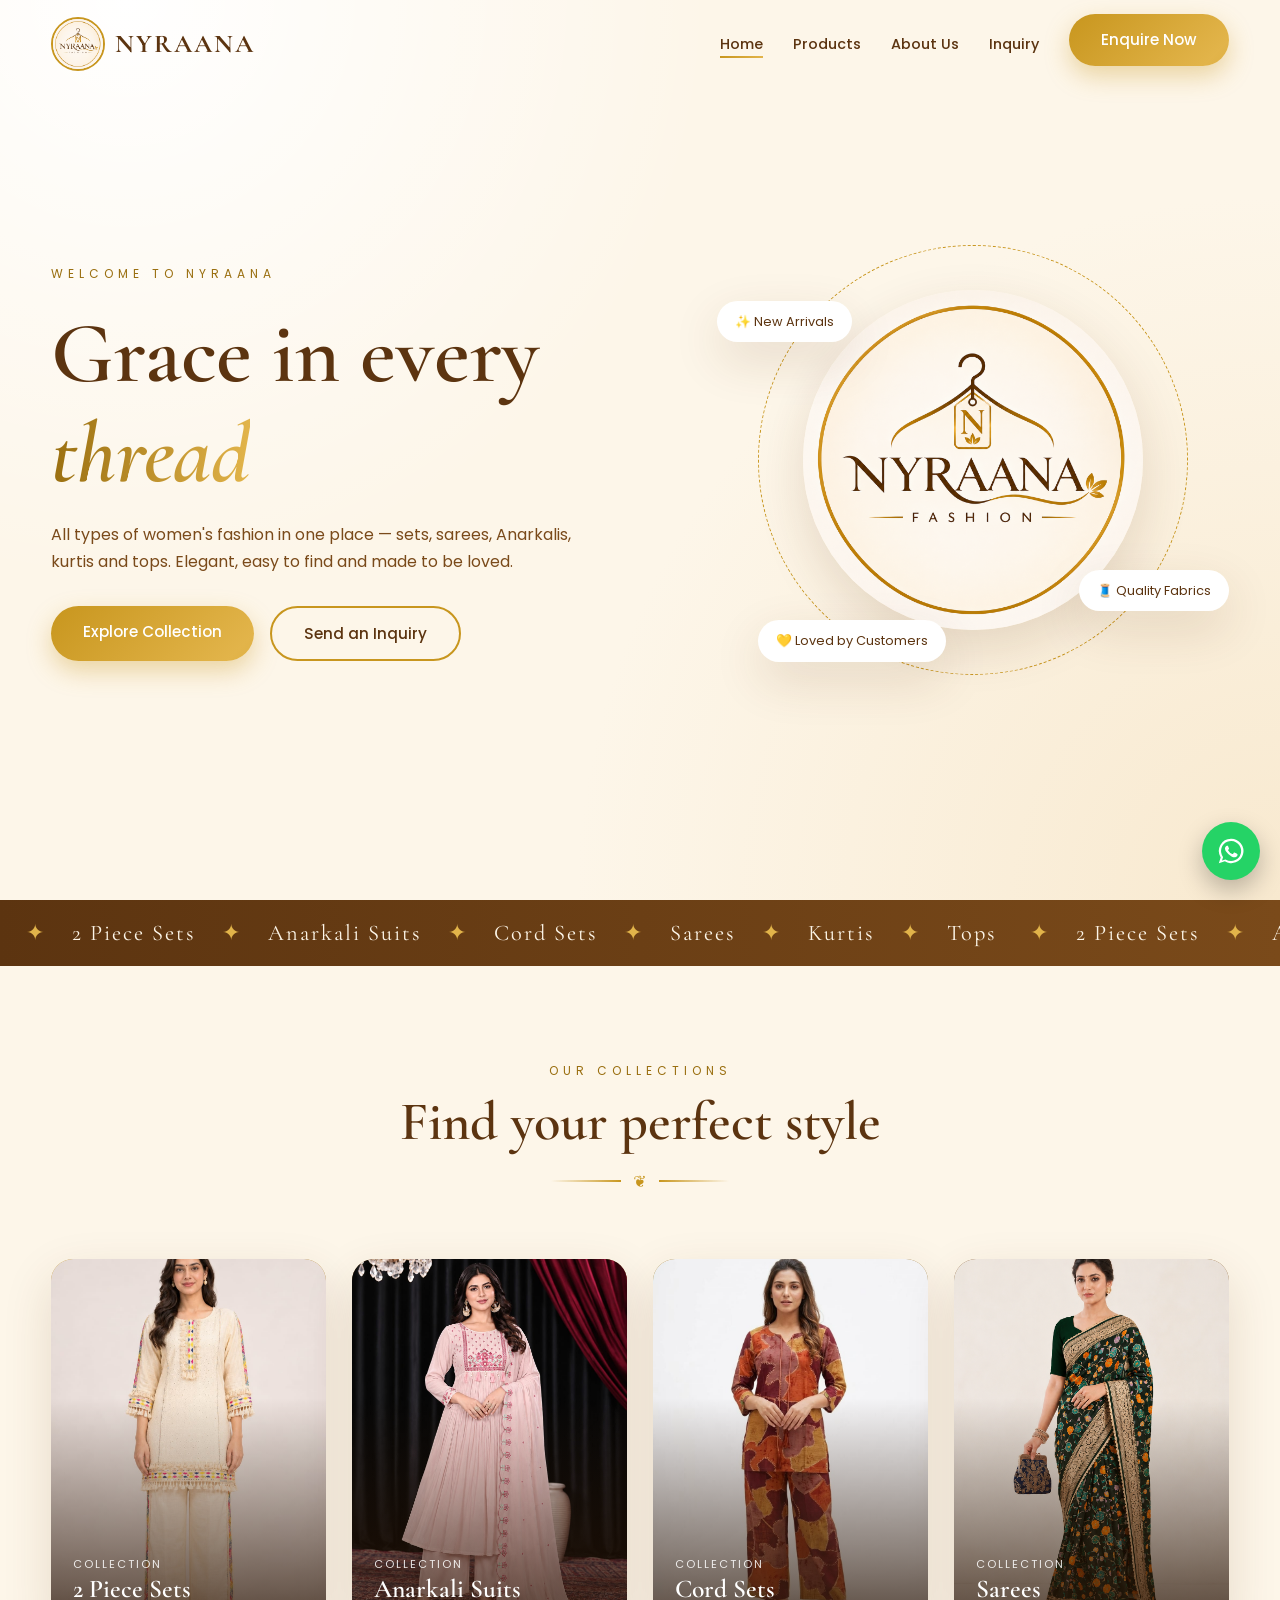
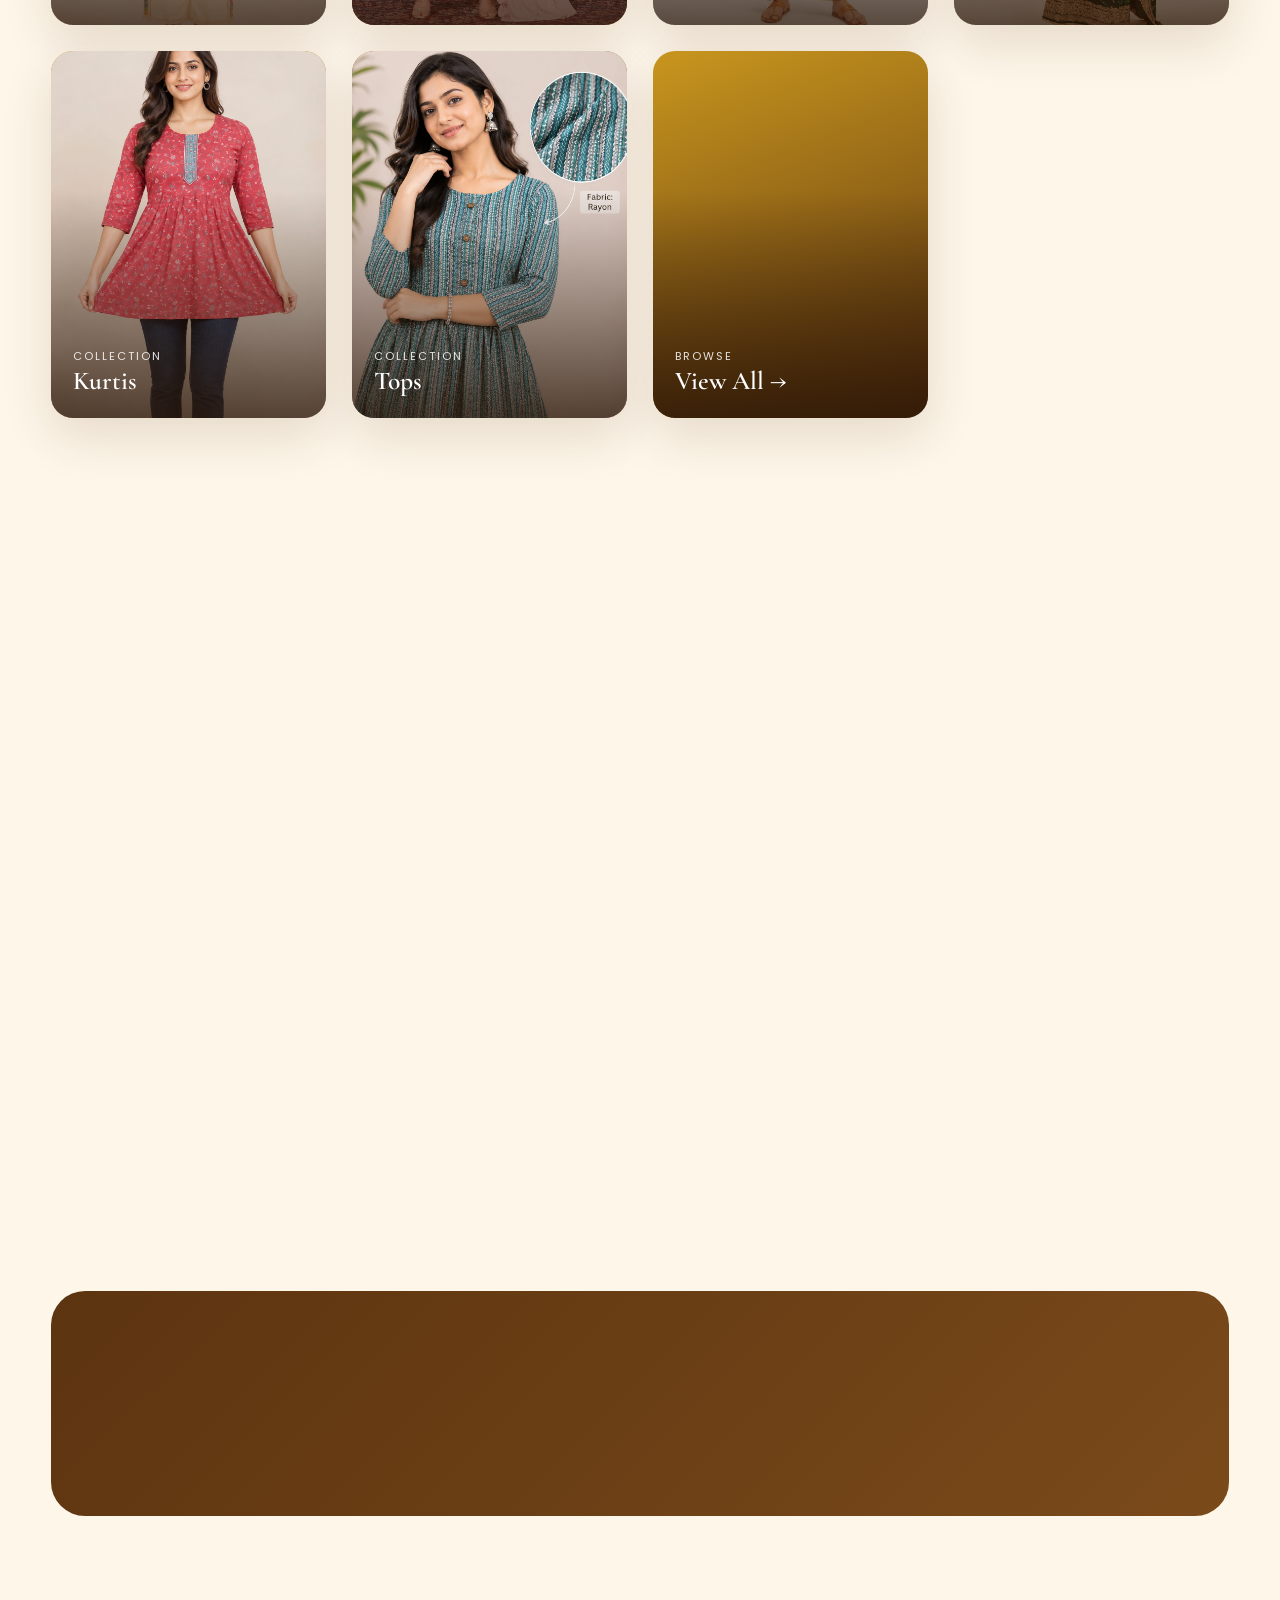
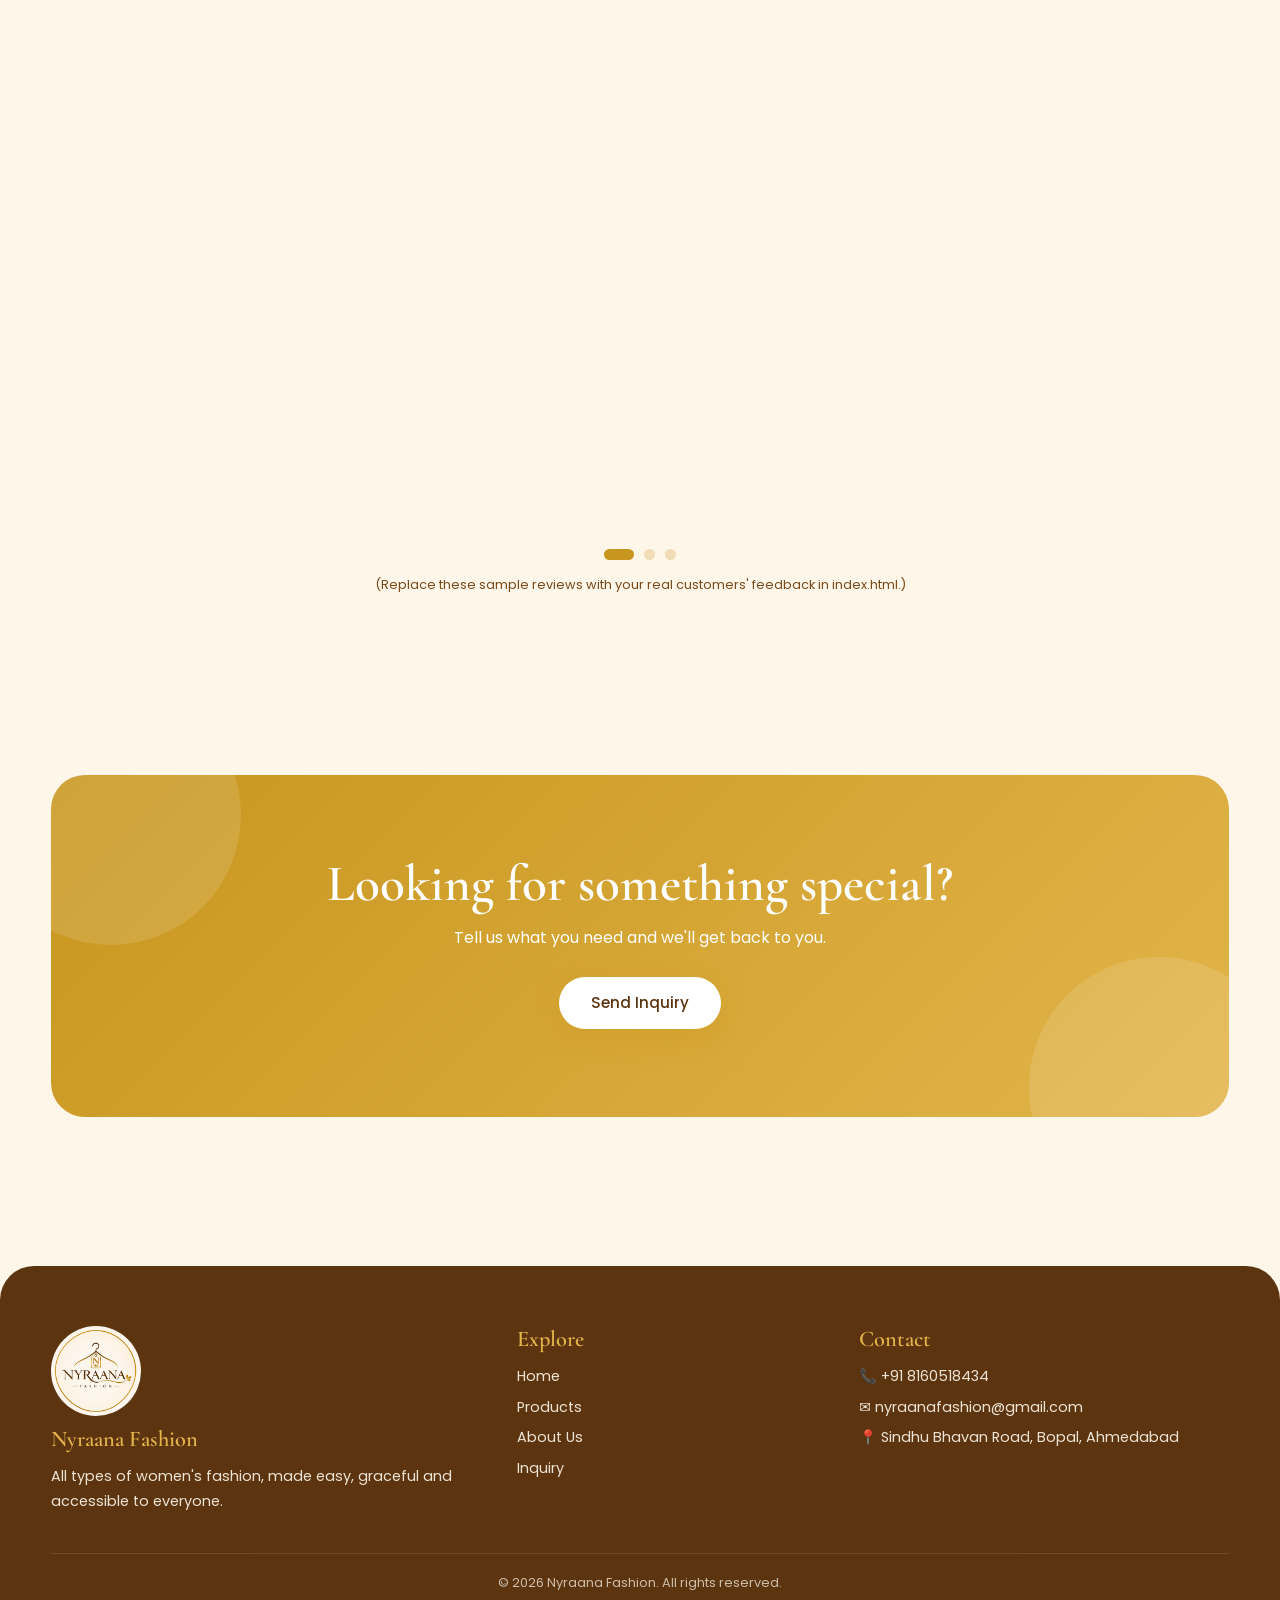
<file: index.html>
<!DOCTYPE html>
<html lang="en">
<head>
<meta charset="UTF-8">
<meta name="viewport" content="width=device-width,initial-scale=1">
<title>Nyraana Fashion | Women's Fashion in Ahmedabad</title>
<meta name="description" content="Nyraana Fashion – 2 piece sets, Anarkali suits, cord sets, sarees, kurtis and tops in Bopal, Ahmedabad.">
<link rel="icon" href="images/logo-circle.png">
<link rel="preconnect" href="https://fonts.googleapis.com">
<link href="https://fonts.googleapis.com/css2?family=Cormorant+Garamond:ital,wght@0,500;0,600;0,700;1,500&family=Poppins:wght@300;400;500;600&display=swap" rel="stylesheet">
<link rel="stylesheet" href="style.css">
</head>
<body data-page="home">
<main>
<section class="hero">
  <div class="container hero-grid">
    <div>
      <span class="eyebrow rv">Welcome to Nyraana</span>
      <h1 class="rv d1">Grace in every <em>thread</em></h1>
      <p class="rv d2">All types of women's fashion in one place — sets, sarees, Anarkalis, kurtis and tops. Elegant, easy to find and made to be loved.</p>
      <div class="hero-btns rv d3">
        <a href="products.html" class="btn">Explore Collection</a>
        <a href="inquiry.html" class="btn ghost">Send an Inquiry</a>
      </div>
    </div>
    <div class="hero-art rv r">
      <div class="ring r1"></div><div class="ring r2"></div>
      <img class="hero-logo" src="images/logo-circle.png" alt="Nyraana Fashion logo">
      <span class="badge b1">✨ New Arrivals</span>
      <span class="badge b2">🧵 Quality Fabrics</span>
      <span class="badge b3">💛 Loved by Customers</span>
    </div>
  </div>
</section>

<div class="marquee"><div>
  <span>✦</span>2 Piece Sets<span>✦</span>Anarkali Suits<span>✦</span>Cord Sets<span>✦</span>Sarees<span>✦</span>Kurtis<span>✦</span>Tops
  <span>✦</span>2 Piece Sets<span>✦</span>Anarkali Suits<span>✦</span>Cord Sets<span>✦</span>Sarees<span>✦</span>Kurtis<span>✦</span>Tops
</div></div>

<section>
  <div class="container">
    <div class="title-wrap rv">
      <span class="eyebrow">Our Collections</span>
      <h2 class="title">Find your perfect style</h2>
      <div class="divider">❦</div>
    </div>
    <div class="grid g4">
      <a class="cat rv d1" href="products.html?cat=2%20Piece%20Sets"><img class="cover" src="images/products/2%20PCS/MSA-1574/FULL.jpeg" alt="" loading="lazy"><div><small>Collection</small><h3>2 Piece Sets</h3></div></a>
      <a class="cat rv d2" href="products.html?cat=Anarkali%20Suits"><img class="cover" src="images/products/Anarkali-3pcs/Aelxa-3%20pcs/pink.jpeg" alt="" loading="lazy"><div><small>Collection</small><h3>Anarkali Suits</h3></div></a>
      <a class="cat rv d3" href="products.html?cat=Cord%20Sets"><img class="cover" src="images/products/CordSet/BERTINA/SET.jpeg" alt="" loading="lazy"><div><small>Collection</small><h3>Cord Sets</h3></div></a>
      <a class="cat rv d4" href="products.html?cat=Sarees"><img class="cover" src="images/products/Saree/Sarthi/Deep%20Green%20Saree%20with%20Floral%20Embroidery.png" alt="" loading="lazy"><div><small>Collection</small><h3>Sarees</h3></div></a>
      <a class="cat rv d1" href="products.html?cat=Kurtis"><img class="cover" src="images/products/kurti/NAG-13003/MODELKURTI.jpeg" alt="" loading="lazy"><div><small>Collection</small><h3>Kurtis</h3></div></a>
      <a class="cat rv d2" href="products.html?cat=Tops"><img class="cover" src="images/products/Top/fabric.jpeg" alt="" loading="lazy"><div><small>Collection</small><h3>Tops</h3></div></a>
      <a class="cat rv d3" href="products.html"><div><small>Browse</small><h3>View All →</h3></div></a>
    </div>
  </div>
</section>

<section>
  <div class="container">
    <div class="title-wrap rv">
      <span class="eyebrow">What We Do</span>
      <h2 class="title">Making fashion easy for everyone</h2>
      <div class="divider">❦</div>
      <p class="sub">Our aim is to make the fashion industry simple and accessible, so every woman can find every type of fashion in one trusted place.</p>
    </div>
    <div class="grid g3">
      <div class="card rv d1"><div class="ico">👗</div><h3>All Types of Fashion</h3><p>From daily kurtis to wedding sarees, everything under one roof.</p></div>
      <div class="card rv d2"><div class="ico">🧵</div><h3>Quality You Can Feel</h3><p>Carefully selected fabrics, finishing and fits.</p></div>
      <div class="card rv d3"><div class="ico">💬</div><h3>Easy Inquiry</h3><p>Send us your requirement and we respond personally.</p></div>
    </div>
  </div>
</section>

<section>
  <div class="container">
    <div class="stats grid g4">
      <div class="stat rv"><b data-to="6" data-suffix="+">0</b><span>Categories</span></div>
      <div class="stat rv d1"><b data-to="500" data-suffix="+">0</b><span>Designs</span></div>
      <div class="stat rv d2"><b data-to="1000" data-suffix="+">0</b><span>Happy Customers</span></div>
      <div class="stat rv d3"><b data-to="100" data-suffix="%">0</b><span>Passion</span></div>
    </div>
  </div>
</section>

<section>
  <div class="container">
    <div class="title-wrap rv">
      <span class="eyebrow">Customer Satisfaction</span>
      <h2 class="title">Words from our lovely customers</h2>
      <div class="divider">❦</div>
    </div>
    <div class="slider rv">
      <div class="slide"><div class="stars">★★★★★</div><p>“Beautiful collection and the quality is wonderful. The Anarkali suit fit perfectly!”</p><h4>— Customer, Ahmedabad</h4></div>
      <div class="slide"><div class="stars">★★★★★</div><p>“So many options in one place. I got my cord set and saree both and loved them.”</p><h4>— Customer, Bopal</h4></div>
      <div class="slide"><div class="stars">★★★★★</div><p>“Quick response on inquiry and very helpful. Highly recommended!”</p><h4>— Customer, Gujarat</h4></div>
    </div>
    <div class="dots" id="dots"></div>
    <p class="note">(Replace these sample reviews with your real customers' feedback in index.html.)</p>
  </div>
</section>

<section>
  <div class="container">
    <div class="cta rv">
      <h2>Looking for something special?</h2>
      <p>Tell us what you need and we'll get back to you.</p>
      <a href="inquiry.html" class="btn">Send Inquiry</a>
    </div>
  </div>
</section>
</main>
<script src="script.js"></script>
</body>
</html>
</file>
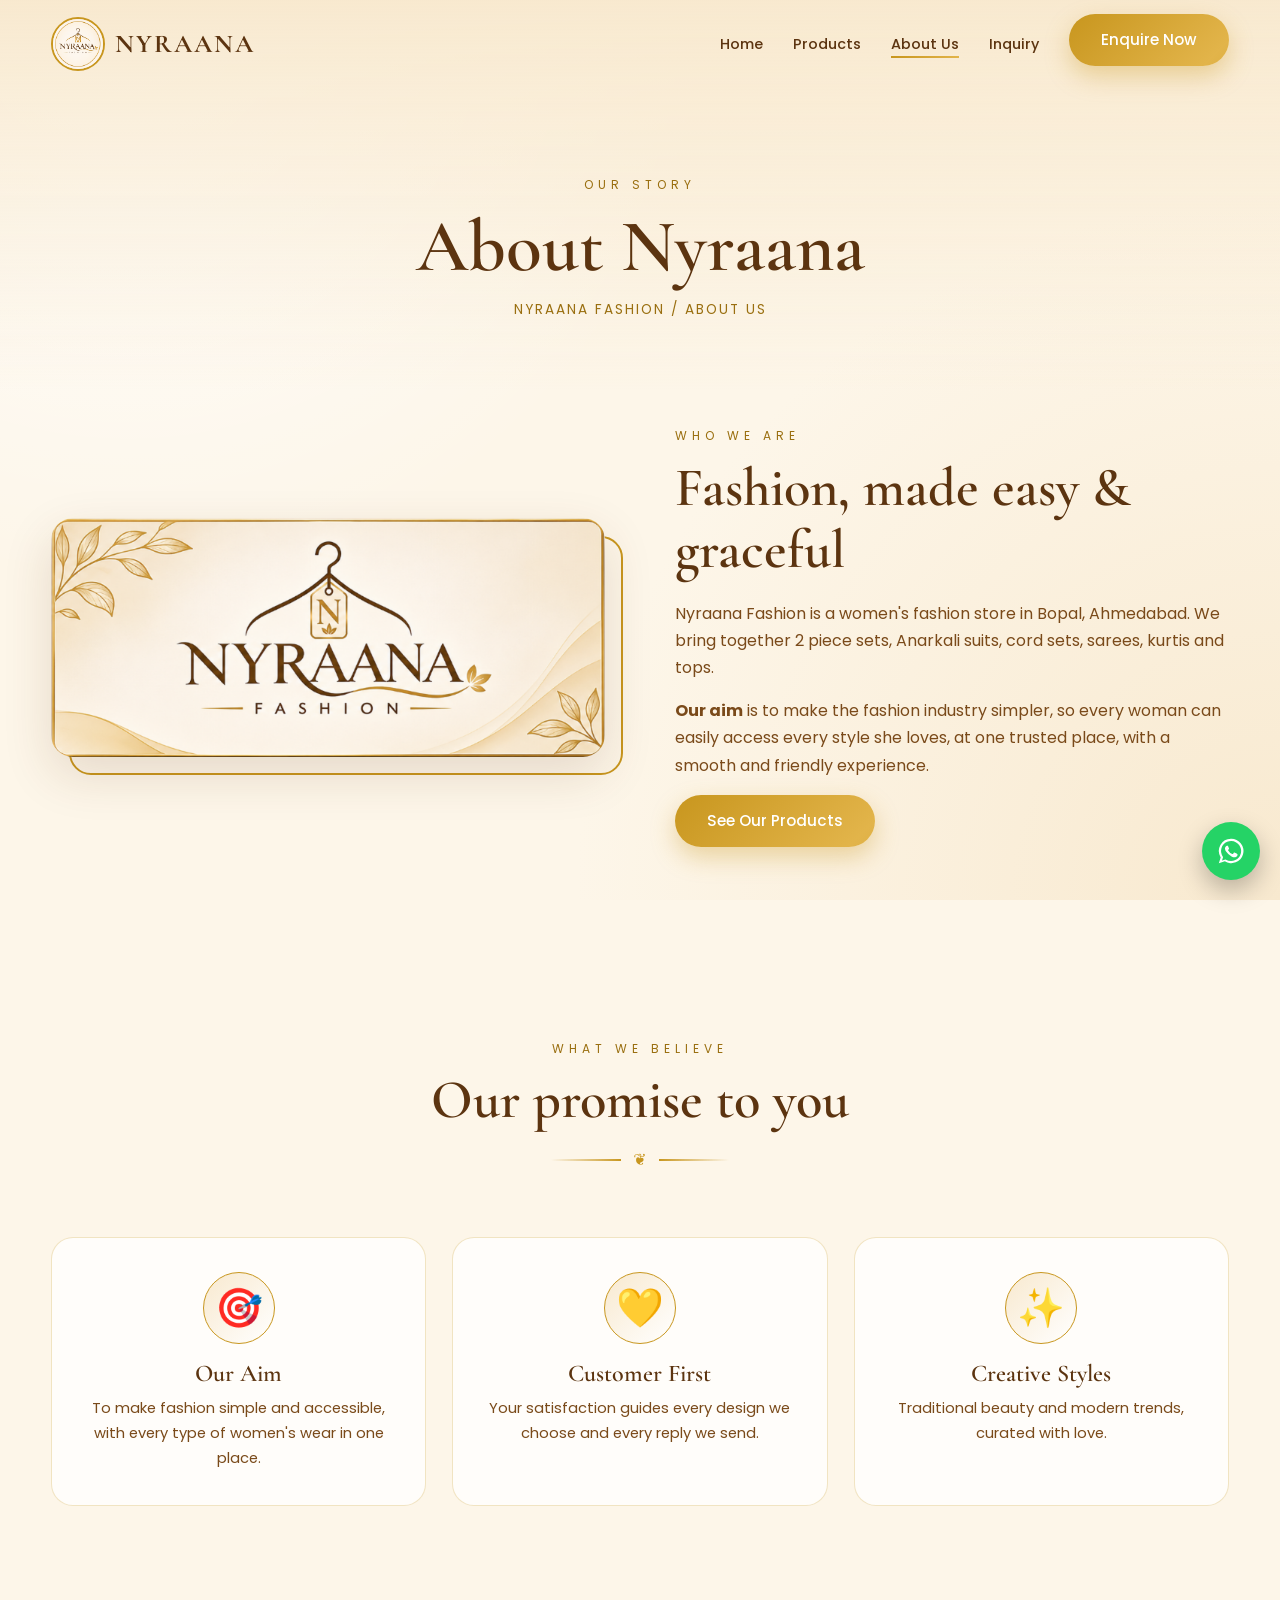
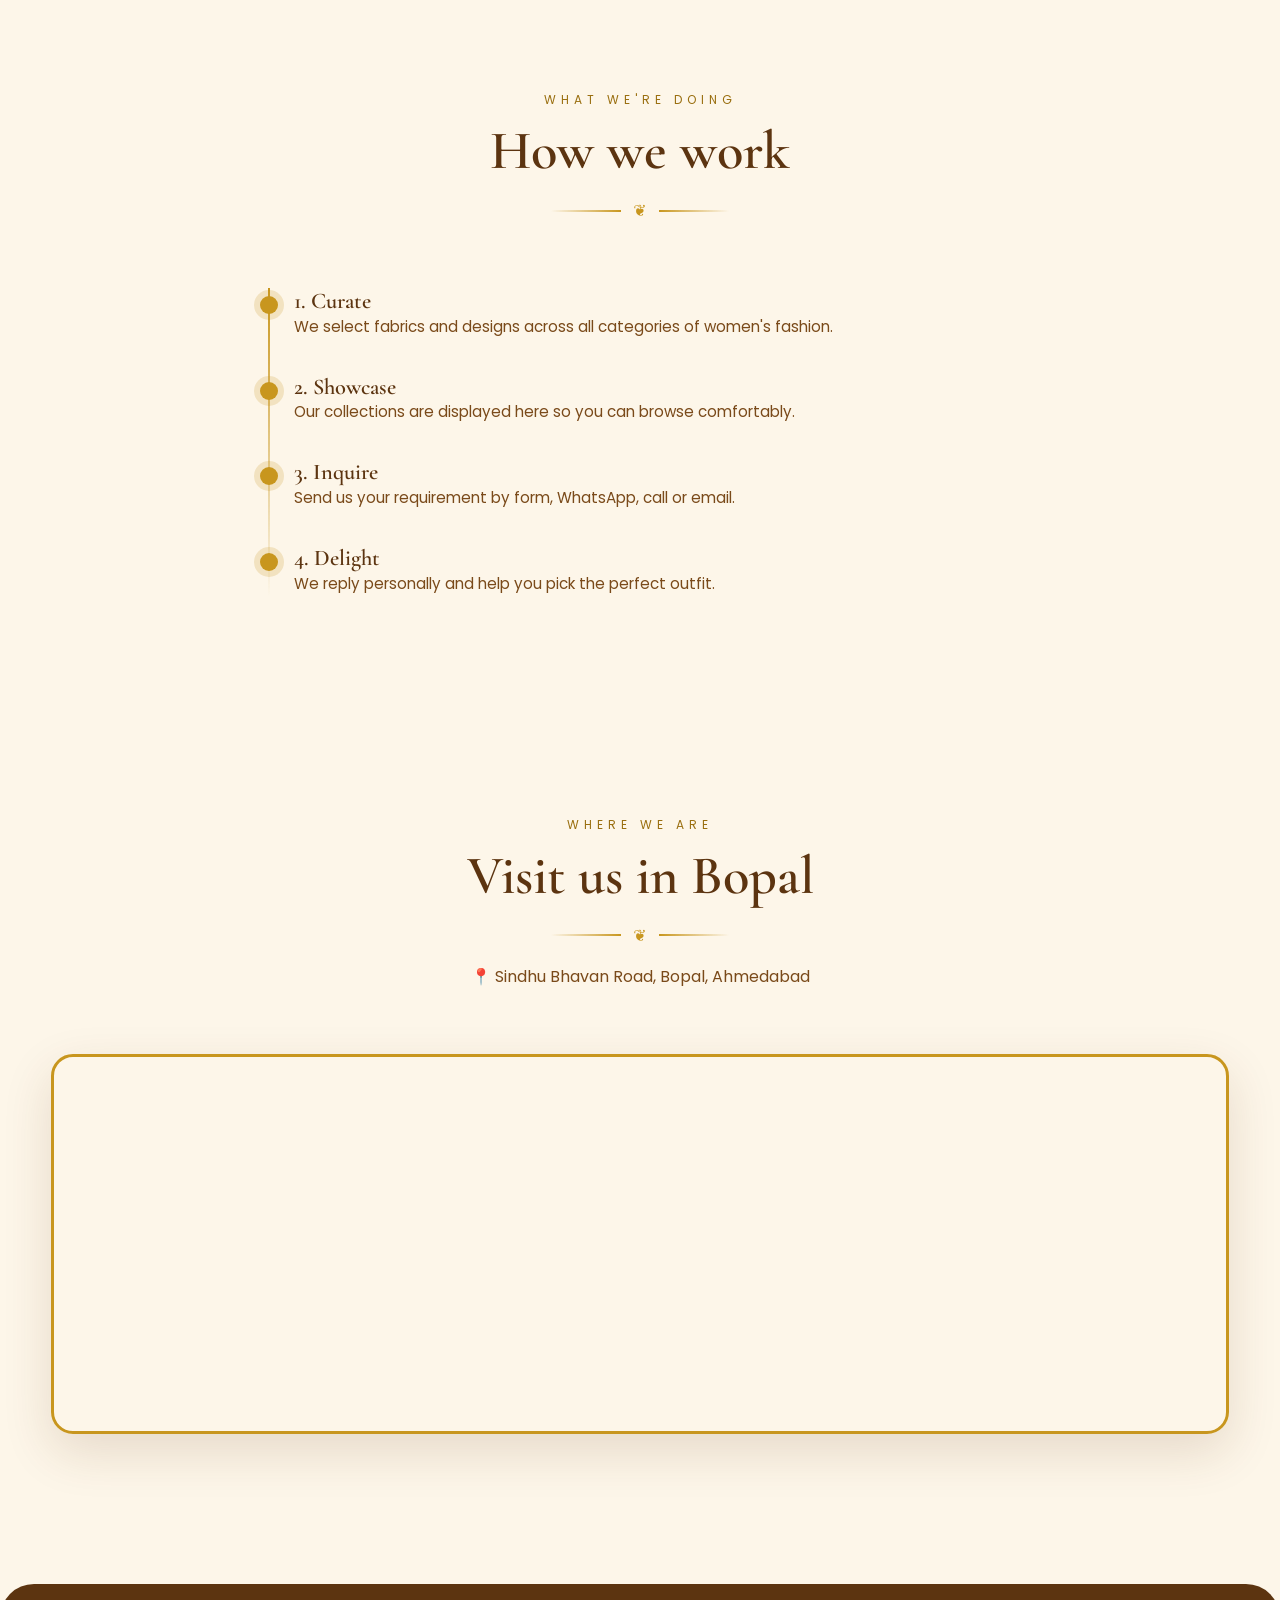
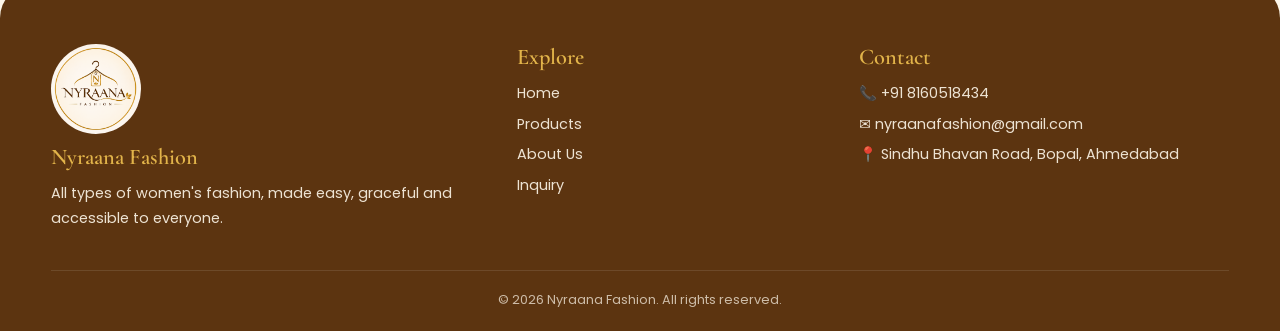
<file: about.html>
<!DOCTYPE html>
<html lang="en">
<head>
<meta charset="UTF-8">
<meta name="viewport" content="width=device-width,initial-scale=1">
<title>About Us | Nyraana Fashion</title>
<link rel="icon" href="images/logo-circle.png">
<link href="https://fonts.googleapis.com/css2?family=Cormorant+Garamond:ital,wght@0,500;0,600;0,700;1,500&family=Poppins:wght@300;400;500;600&display=swap" rel="stylesheet">
<link rel="stylesheet" href="style.css">
</head>
<body data-page="about">
<main>
<div class="page-hero">
  <div class="container">
    <span class="eyebrow rv">Our Story</span>
    <h1 class="rv d1">About Nyraana</h1>
    <div class="crumbs rv d2">NYRAANA FASHION / ABOUT US</div>
  </div>
</div>

<section style="padding-top:30px">
  <div class="container split">
    <div class="frame about-visual"><img src="images/banner.png" alt="Nyraana Fashion"></div>
    <div class="about-copy">
      <span class="eyebrow">Who We Are</span>
      <h2 class="title" style="margin-bottom:18px">Fashion, made easy &amp; graceful</h2>
      <p>Nyraana Fashion is a women's fashion store in Bopal, Ahmedabad. We bring together 2 piece sets, Anarkali suits, cord sets, sarees, kurtis and tops.</p>
      <p><b>Our aim</b> is to make the fashion industry simpler, so every woman can easily access every style she loves, at one trusted place, with a smooth and friendly experience.</p>
      <a href="products.html" class="btn">See Our Products</a>
    </div>
  </div>
</section>

<section>
  <div class="container">
    <div class="title-wrap rv"><span class="eyebrow">What We Believe</span><h2 class="title">Our promise to you</h2><div class="divider">❦</div></div>
    <div class="grid g3">
      <div class="card rv d1"><div class="ico">🎯</div><h3>Our Aim</h3><p>To make fashion simple and accessible, with every type of women's wear in one place.</p></div>
      <div class="card rv d2"><div class="ico">💛</div><h3>Customer First</h3><p>Your satisfaction guides every design we choose and every reply we send.</p></div>
      <div class="card rv d3"><div class="ico">✨</div><h3>Creative Styles</h3><p>Traditional beauty and modern trends, curated with love.</p></div>
    </div>
  </div>
</section>

<section>
  <div class="container">
    <div class="title-wrap rv"><span class="eyebrow">What We're Doing</span><h2 class="title">How we work</h2><div class="divider">❦</div></div>
    <div class="timeline">
      <div class="tl rv"><h4>1. Curate</h4><p>We select fabrics and designs across all categories of women's fashion.</p></div>
      <div class="tl rv"><h4>2. Showcase</h4><p>Our collections are displayed here so you can browse comfortably.</p></div>
      <div class="tl rv"><h4>3. Inquire</h4><p>Send us your requirement by form, WhatsApp, call or email.</p></div>
      <div class="tl rv"><h4>4. Delight</h4><p>We reply personally and help you pick the perfect outfit.</p></div>
    </div>
  </div>
</section>

<section>
  <div class="container">
    <div class="title-wrap rv"><span class="eyebrow">Where We Are</span><h2 class="title">Visit us in Bopal</h2><div class="divider">❦</div>
      <p class="sub">📍 Sindhu Bhavan Road, Bopal, Ahmedabad</p></div>
    <div class="map rv">
      <iframe loading="lazy" title="Nyraana Fashion location" src="https://www.google.com/maps?q=Sindhu+Bhavan+Road+Bopal+Ahmedabad&output=embed"></iframe>
    </div>
  </div>
</section>
</main>
<script src="script.js"></script>
</body>
</html>
</file>
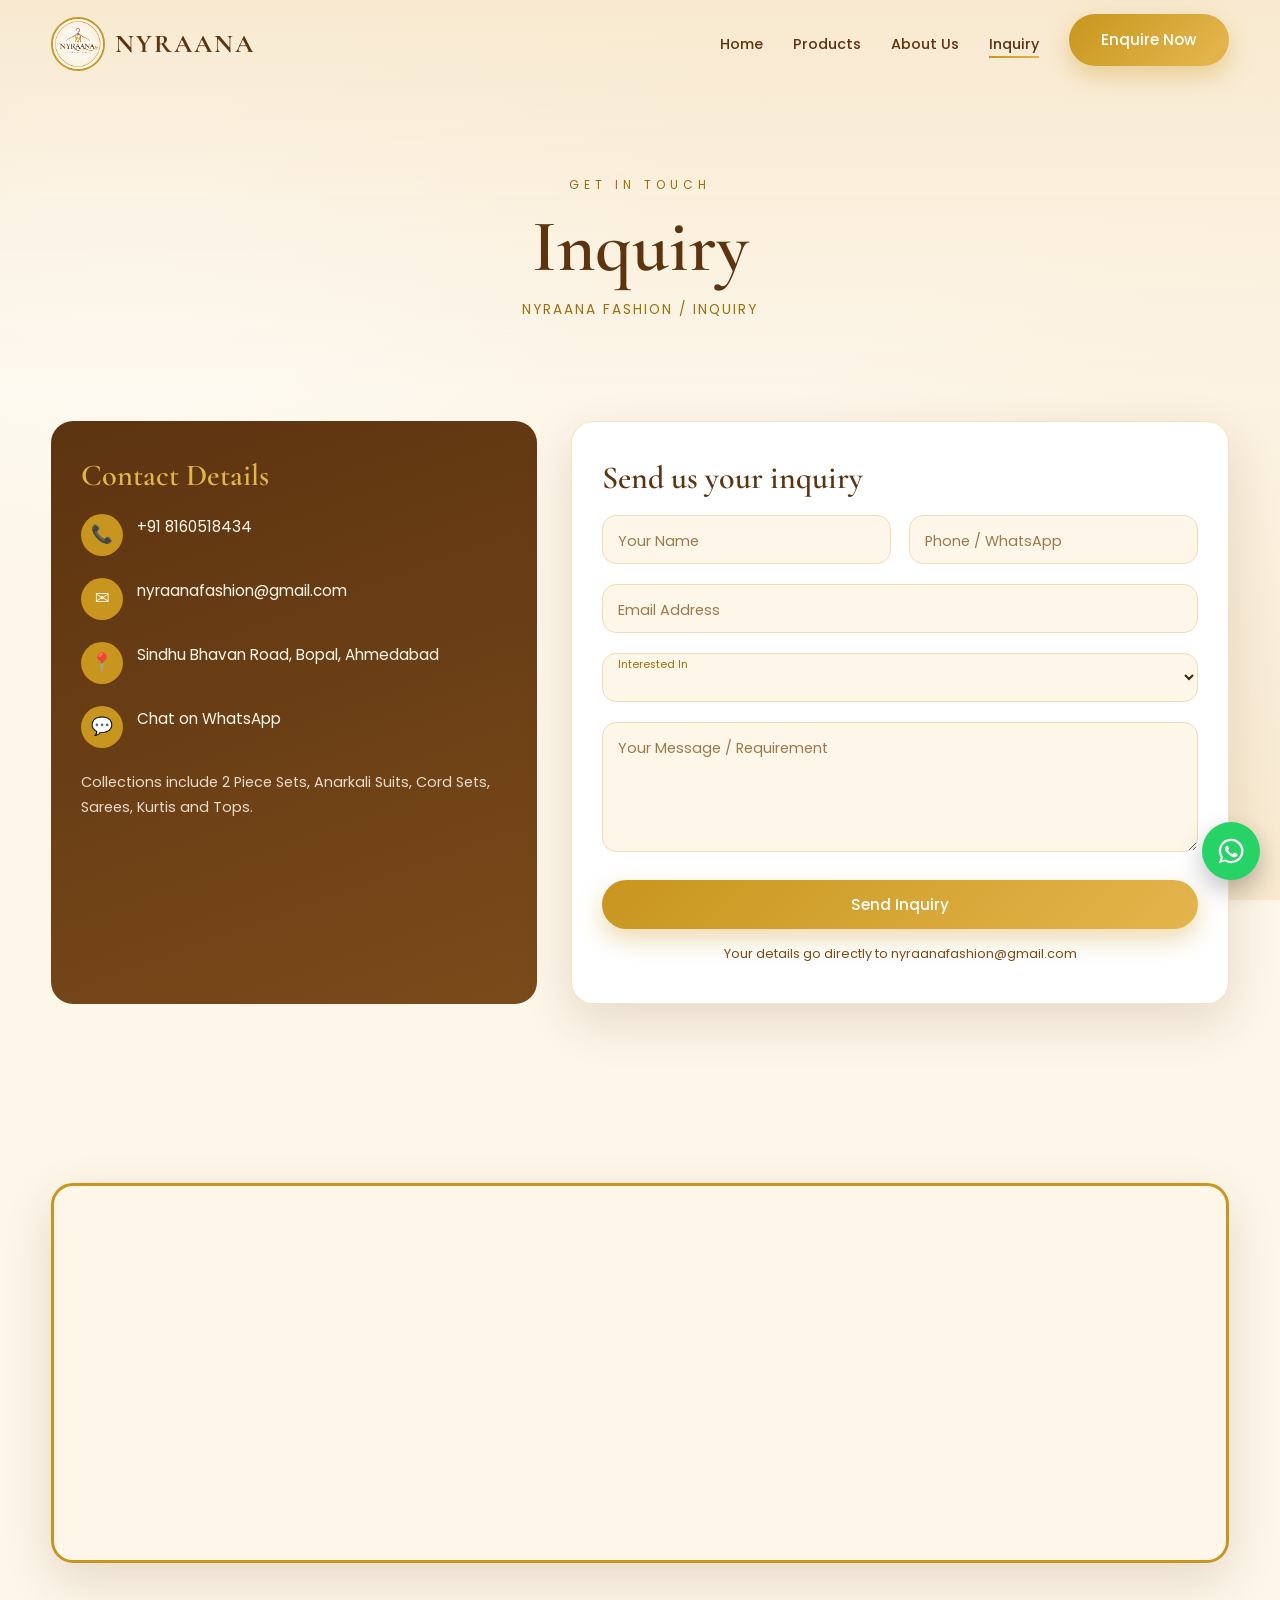
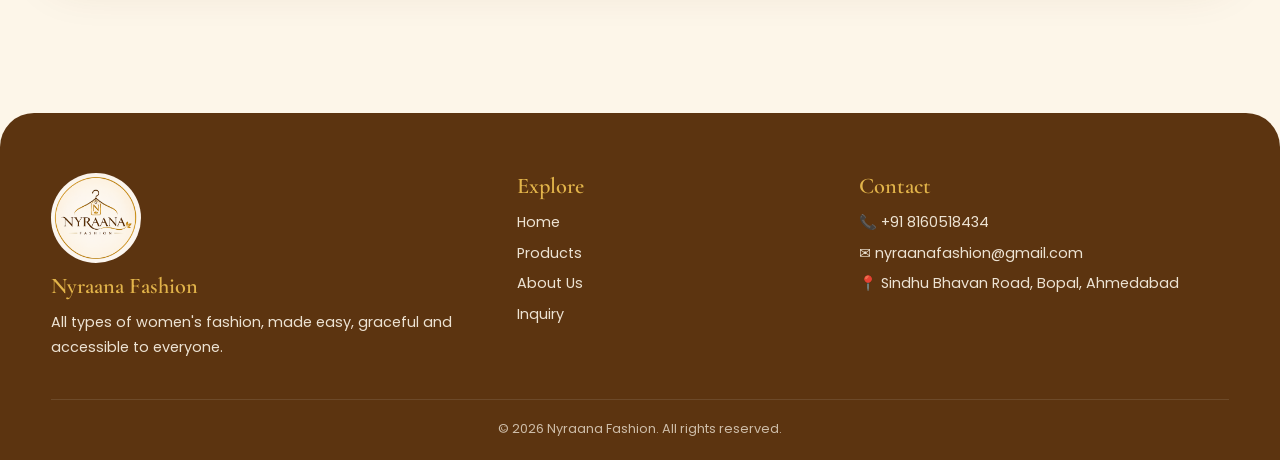
<file: inquiry.html>
<!DOCTYPE html>
<html lang="en">
<head>
<meta charset="UTF-8">
<meta name="viewport" content="width=device-width,initial-scale=1">
<title>Inquiry | Nyraana Fashion</title>
<link rel="icon" href="images/logo-circle.png">
<link href="https://fonts.googleapis.com/css2?family=Cormorant+Garamond:ital,wght@0,500;0,600;0,700;1,500&family=Poppins:wght@300;400;500;600&display=swap" rel="stylesheet">
<link rel="stylesheet" href="style.css">
</head>
<body data-page="inquiry">
<main>
<div class="page-hero">
  <div class="container">
    <span class="eyebrow rv">Get in Touch</span>
    <h1 class="rv d1">Inquiry</h1>
    <div class="crumbs rv d2">NYRAANA FASHION / INQUIRY</div>
  </div>
</div>

<section style="padding-top:30px">
  <div class="container contact-grid">
    <div class="info rv l">
      <h3>Contact Details</h3>
      <ul>
        <li><i>📞</i><span><a href="tel:+918160518434">+91 8160518434</a></span></li>
        <li><i>✉️</i><span><a href="mailto:nyraanafashion@gmail.com">nyraanafashion@gmail.com</a></span></li>
        <li><i>📍</i><span>Sindhu Bhavan Road, Bopal, Ahmedabad</span></li>
        <li><i>💬</i><span><a href="https://wa.me/918160518434" target="_blank" rel="noopener">Chat on WhatsApp</a></span></li>
      </ul>
      <p style="font-size:.9rem;opacity:.85">Collections include 2 Piece Sets, Anarkali Suits, Cord Sets, Sarees, Kurtis and Tops.</p>
    </div>

    <form id="inquiryForm" class="rv r">
      <h3 style="font-size:2rem;margin-bottom:18px">Send us your inquiry</h3>
      <div class="alert" id="alert"></div>
      <input type="hidden" name="_subject" value="New Inquiry – Nyraana Fashion Website">
      <input type="hidden" name="_template" value="table">
      <input type="text" name="_honey" style="display:none" tabindex="-1" autocomplete="off">
      <div class="row">
        <div class="field"><input name="name" placeholder=" " required><label>Your Name</label></div>
        <div class="field"><input name="phone" type="tel" placeholder=" " required><label>Phone / WhatsApp</label></div>
      </div>
      <div class="field"><input name="email" type="email" placeholder=" " required><label>Email Address</label></div>
      <div class="field"><select name="category"></select><label>Interested In</label></div>
      <div class="field"><textarea name="message" placeholder=" " required></textarea><label>Your Message / Requirement</label></div>
      <button type="submit" class="btn" style="width:100%">Send Inquiry</button>
      <p class="note">Your details go directly to nyraanafashion@gmail.com</p>
    </form>
  </div>
</section>

<section>
  <div class="container">
    <div class="map rv">
      <iframe loading="lazy" title="Nyraana Fashion location" src="https://www.google.com/maps?q=Sindhu+Bhavan+Road+Bopal+Ahmedabad&output=embed"></iframe>
    </div>
  </div>
</section>
</main>
<script src="script.js"></script>
</body>
</html>
</file>
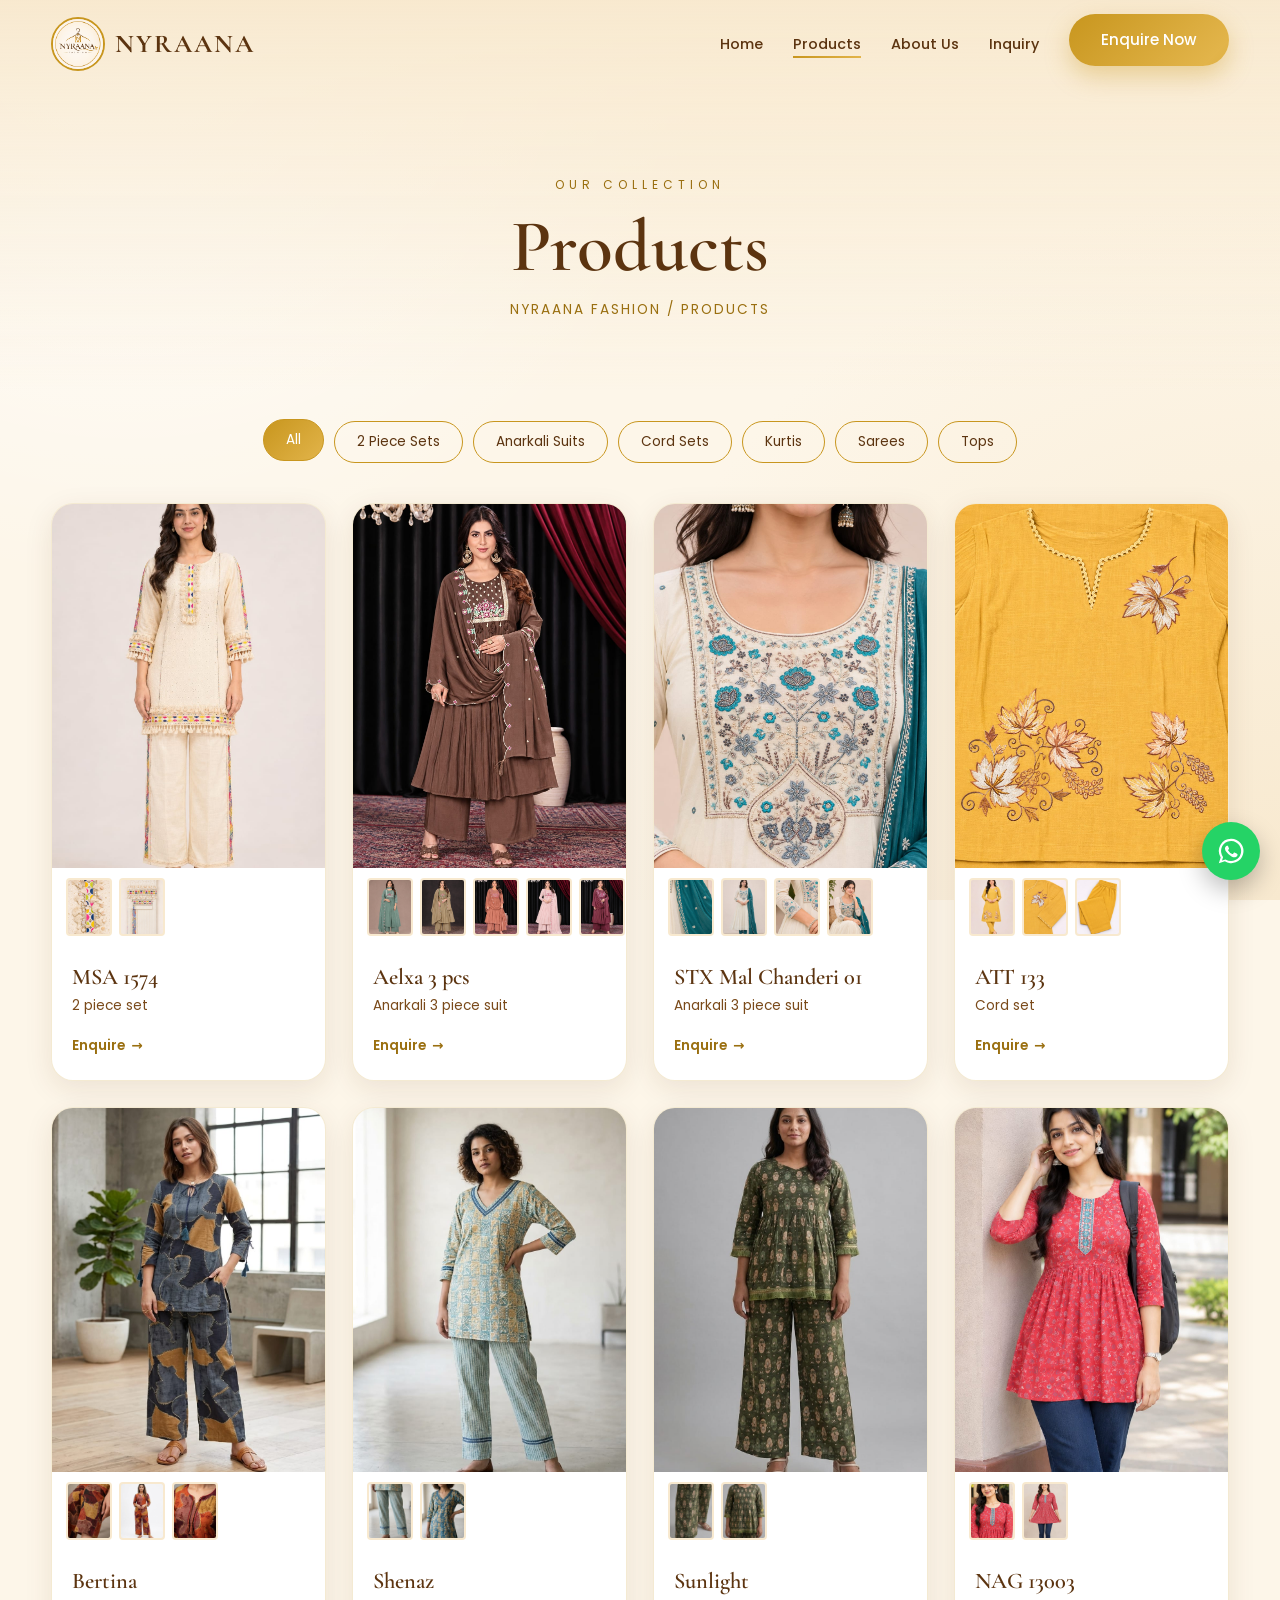
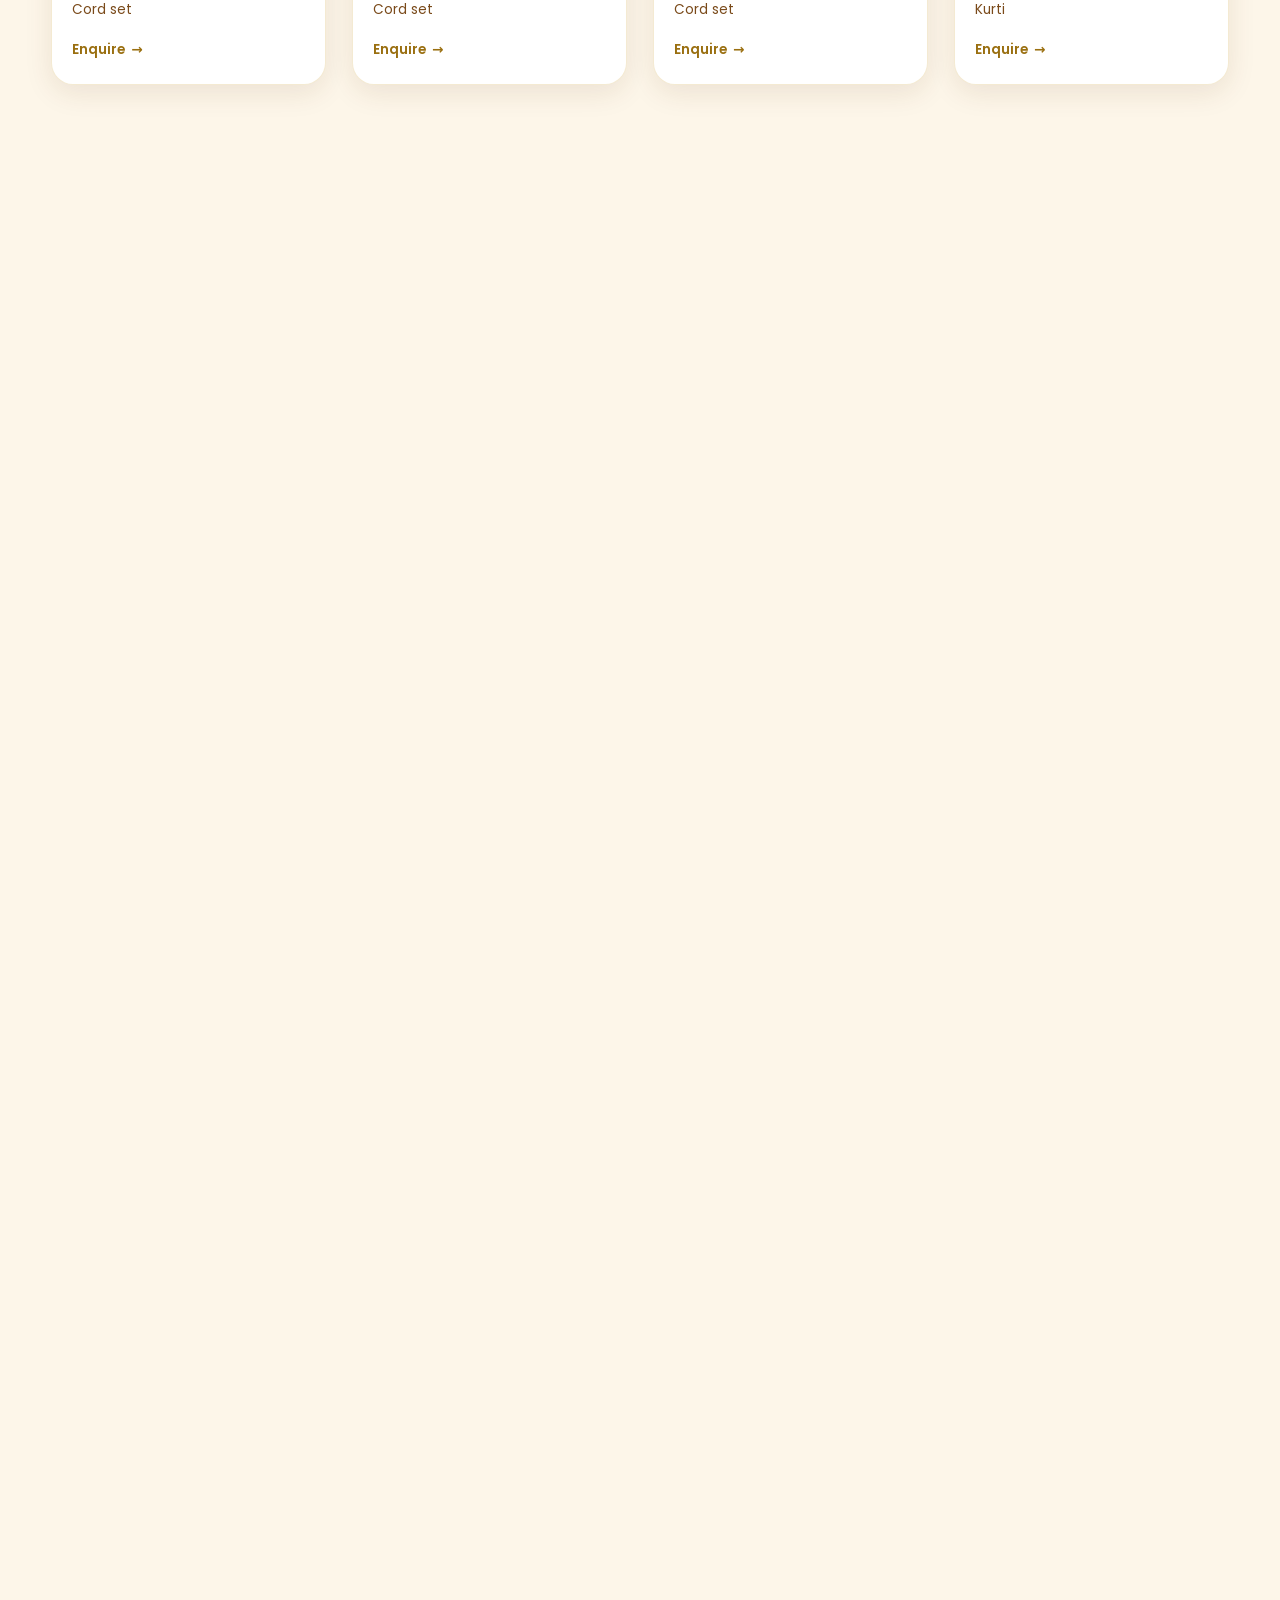
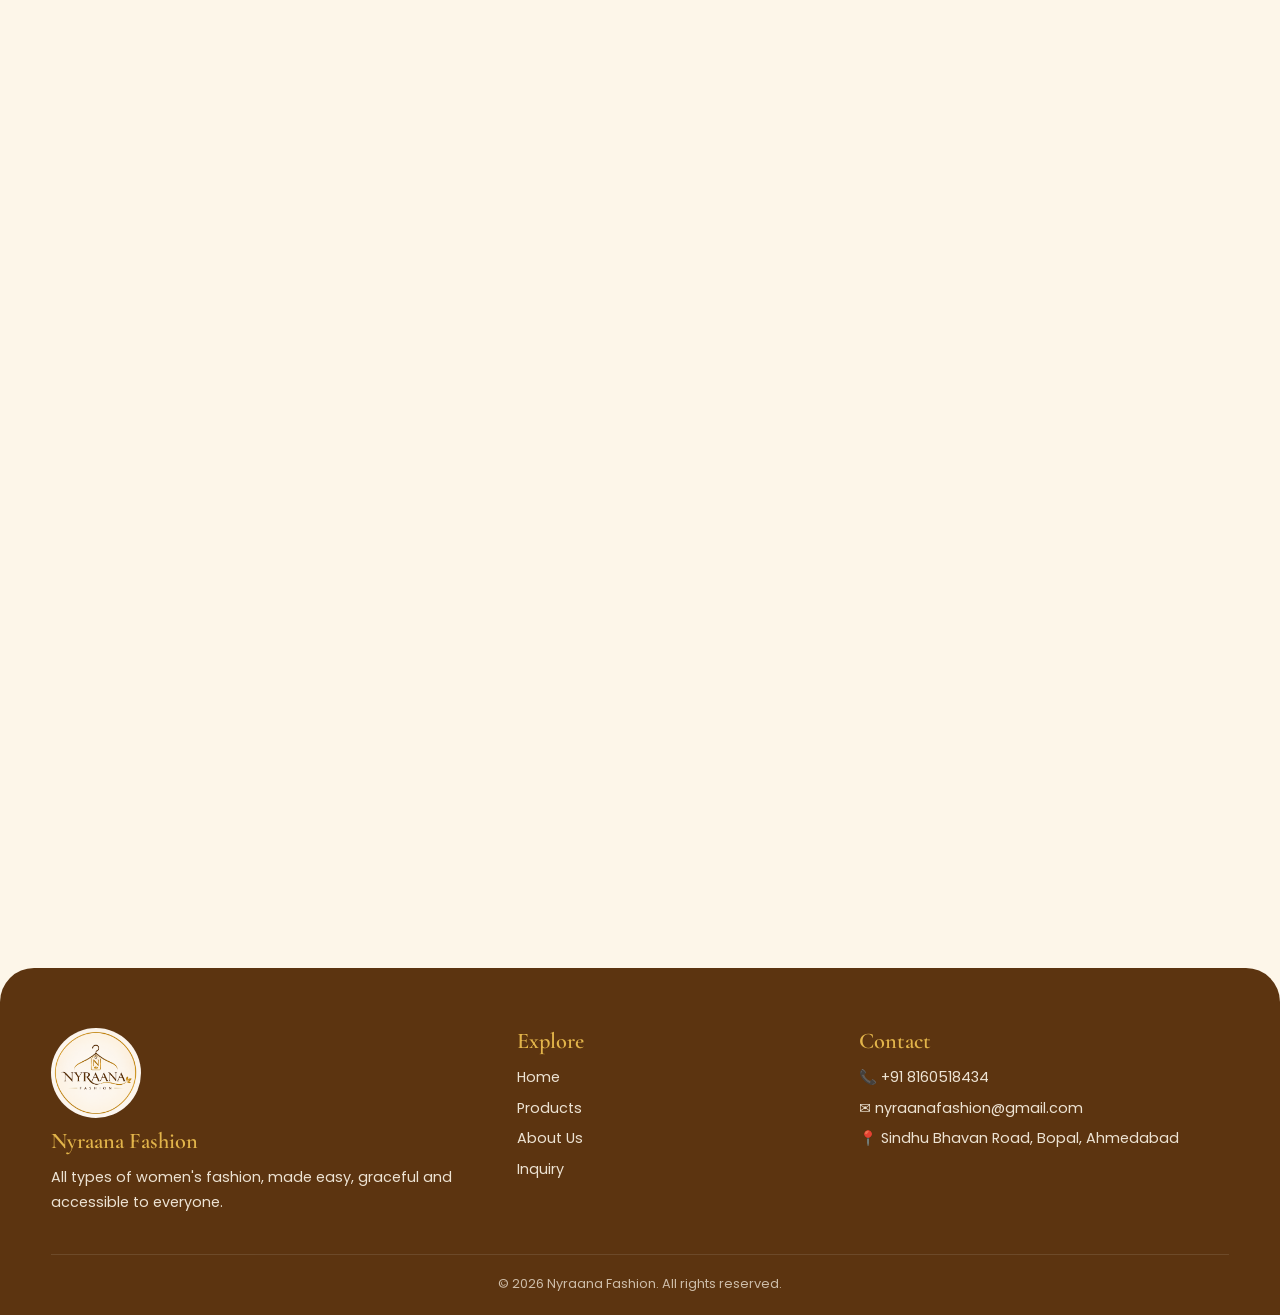
<file: products.html>
<!DOCTYPE html>
<html lang="en">
<head>
<meta charset="UTF-8">
<meta name="viewport" content="width=device-width,initial-scale=1">
<title>Products | Nyraana Fashion</title>
<link rel="icon" href="images/logo-circle.png">
<link href="https://fonts.googleapis.com/css2?family=Cormorant+Garamond:ital,wght@0,500;0,600;0,700;1,500&family=Poppins:wght@300;400;500;600&display=swap" rel="stylesheet">
<link rel="stylesheet" href="style.css">
</head>
<body data-page="products">
<main>
<div class="page-hero">
  <div class="container">
    <span class="eyebrow rv">Our Collection</span>
    <h1 class="rv d1">Products</h1>
    <div class="crumbs rv d2">NYRAANA FASHION / PRODUCTS</div>
  </div>
</div>
<section style="padding-top:30px">
  <div class="container">
    <div class="filters rv" id="filters"></div>
    <div class="products" id="productGrid"></div>
  </div>
</section>
<section>
  <div class="container">
    <div class="cta rv">
      <h2>Can't find what you're looking for?</h2>
      <p>Send us the details and we'll arrange it for you.</p>
      <a href="inquiry.html" class="btn">Send Inquiry</a>
    </div>
  </div>
</section>
</main>
<script src="script.js"></script>
</body>
</html>
</file>
<file: style.css>
:root{
  --cream:#fdf6e9; --cream-2:#f8e9cf; --sand:#f1dcb6;
  --gold:#c8961e; --gold-2:#e2b44a; --gold-dark:#9a6f10;
  --brown:#5c3410; --brown-2:#7a4a1a; --ink:#3b2208;
  --radius:22px; --shadow:0 18px 50px rgba(92,52,16,.14);
  --serif:'Cormorant Garamond',Georgia,serif; --sans:'Poppins',system-ui,sans-serif;
}
*{box-sizing:border-box;margin:0;padding:0}
html{scroll-behavior:smooth}
body{font-family:var(--sans);color:var(--ink);background:var(--cream);line-height:1.7;overflow-x:hidden;
  background-image:radial-gradient(circle at 10% 0%,#fff 0,transparent 40%),radial-gradient(circle at 100% 100%,var(--cream-2) 0,transparent 45%);background-attachment:fixed}
img{max-width:100%;display:block}
a{color:inherit;text-decoration:none}
h1,h2,h3,h4{font-family:var(--serif);color:var(--brown);line-height:1.15;font-weight:600}
.container{width:min(1180px,92%);margin-inline:auto}
section{padding:clamp(48px,7vw,100px) 0;position:relative}

/* preloader */
#loader{position:fixed;inset:0;z-index:999;background:var(--cream);display:grid;place-items:center;transition:opacity .7s,visibility .7s}
#loader.done{opacity:0;visibility:hidden}
#loader img{width:150px;animation:pulse 1.4s ease-in-out infinite}
@keyframes pulse{50%{transform:scale(1.08);filter:drop-shadow(0 0 18px var(--gold-2))}}

/* nav */
header{position:fixed;top:0;left:0;right:0;z-index:100;transition:.4s;padding:14px 0}
header.scrolled{background:rgba(253,246,233,.9);backdrop-filter:blur(14px);box-shadow:0 4px 30px rgba(92,52,16,.1);padding:6px 0}
.nav{display:flex;align-items:center;justify-content:space-between;gap:20px}
.brand{display:flex;align-items:center;gap:10px}
.brand img{width:54px;height:54px;border-radius:50%;object-fit:cover;border:2px solid var(--gold)}
.brand span{font-family:var(--serif);font-size:1.6rem;font-weight:700;color:var(--brown);letter-spacing:2px}
nav ul{display:flex;gap:30px;list-style:none;align-items:center}
nav a{font-size:.9rem;font-weight:500;position:relative;padding:4px 0;color:var(--brown)}
nav a:not(.btn)::after{content:"";position:absolute;left:0;bottom:0;height:2px;width:0;background:linear-gradient(90deg,var(--gold),var(--gold-2));transition:.35s}
nav a:hover::after,nav a.active::after{width:100%}
.burger{display:none;background:none;border:0;cursor:pointer;width:34px;height:26px;position:relative;z-index:120}
.burger i{position:absolute;left:0;width:100%;height:3px;background:var(--brown);border-radius:3px;transition:.35s}
.burger i:nth-child(1){top:0}.burger i:nth-child(2){top:11px}.burger i:nth-child(3){top:22px}
.burger.open i:nth-child(1){top:11px;transform:rotate(45deg)}
.burger.open i:nth-child(2){opacity:0}
.burger.open i:nth-child(3){top:11px;transform:rotate(-45deg)}

/* buttons */
.btn{display:inline-block;padding:13px 32px;border-radius:50px;font-weight:500;font-size:.95rem;border:0;cursor:pointer;font-family:var(--sans);
  background:linear-gradient(135deg,var(--gold),var(--gold-2),var(--gold));background-size:200% auto;color:#fff;
  box-shadow:0 10px 25px rgba(200,150,30,.35);transition:.4s;position:relative;overflow:hidden}
.btn:hover{background-position:right center;transform:translateY(-3px);box-shadow:0 16px 32px rgba(200,150,30,.45)}
.btn.ghost{background:transparent;color:var(--brown);border:2px solid var(--gold);box-shadow:none}
.btn.ghost:hover{background:var(--gold);color:#fff}
.btn::before{content:"";position:absolute;top:0;left:-80%;width:50%;height:100%;background:linear-gradient(120deg,transparent,rgba(255,255,255,.55),transparent);transform:skewX(-20deg)}
.btn:hover::before{animation:shine .8s}
@keyframes shine{to{left:130%}}

/* section titles */
.eyebrow{display:inline-block;letter-spacing:5px;text-transform:uppercase;font-size:.75rem;color:var(--gold-dark);margin-bottom:10px}
.title{font-size:clamp(2rem,5vw,3.4rem)}
.title-wrap{text-align:center;margin-bottom:clamp(36px,6vw,64px)}
.divider{display:flex;align-items:center;justify-content:center;gap:12px;margin-top:14px;color:var(--gold)}
.divider::before,.divider::after{content:"";height:2px;width:70px;background:linear-gradient(90deg,transparent,var(--gold))}
.divider::after{transform:scaleX(-1)}
.sub{max-width:620px;margin:14px auto 0;color:var(--brown-2)}

/* hero */
.hero{min-height:100vh;display:flex;align-items:center;padding-top:110px;overflow:hidden}
.hero-grid{display:grid;grid-template-columns:1.1fr .9fr;gap:40px;align-items:center}
.hero h1{font-size:clamp(2.6rem,7vw,5.4rem);margin:10px 0 18px}
.hero h1 em{font-style:italic;background:linear-gradient(90deg,var(--gold-dark),var(--gold-2),var(--gold-dark));background-size:200%;-webkit-background-clip:text;background-clip:text;color:transparent;animation:gradmove 5s linear infinite}
@keyframes gradmove{to{background-position:200%}}
.hero p{max-width:520px;color:var(--brown-2);margin-bottom:30px}
.hero-btns{display:flex;gap:16px;flex-wrap:wrap}
.hero-art{position:relative;display:grid;place-items:center;min-height:420px}
.ring{position:absolute;border-radius:50%;border:1.5px dashed var(--gold)}
.ring.r1{width:min(430px,80vw);height:min(430px,80vw);animation:spin 40s linear infinite}
.ring.r2{width:min(330px,62vw);height:min(330px,62vw);animation:spin 28s linear infinite reverse;border-style:solid;opacity:.5}
@keyframes spin{to{transform:rotate(360deg)}}
.hero-logo{width:min(340px,66vw);border-radius:50%;box-shadow:var(--shadow);animation:float 6s ease-in-out infinite;position:relative;z-index:2}
@keyframes float{50%{transform:translateY(-18px)}}
.badge{position:absolute;z-index:3;background:#fff;border-radius:50px;padding:10px 18px;font-size:.8rem;box-shadow:var(--shadow);color:var(--brown);animation:float 5s ease-in-out infinite}
.badge.b1{top:12%;left:0}.badge.b2{bottom:14%;right:0;animation-delay:-2s}.badge.b3{bottom:2%;left:8%;animation-delay:-3.5s}

/* floating leaves */
#leaves{position:fixed;inset:0;pointer-events:none;z-index:1;overflow:hidden}
.leaf{position:absolute;top:-60px;width:22px;height:34px;background:linear-gradient(135deg,var(--gold-2),var(--gold-dark));border-radius:0 100% 0 100%;opacity:.55;animation:fall linear infinite}
@keyframes fall{0%{transform:translateY(0) rotate(0) translateX(0)}50%{transform:translateY(55vh) rotate(180deg) translateX(60px)}100%{transform:translateY(115vh) rotate(380deg) translateX(-40px)}}
main,footer{position:relative;z-index:2}

/* marquee */
.marquee{background:linear-gradient(90deg,var(--brown),var(--brown-2));color:var(--cream);padding:14px 0;overflow:hidden;white-space:nowrap}
.marquee div{display:inline-block;animation:marq 28s linear infinite;font-family:var(--serif);font-size:1.4rem;letter-spacing:2px}
.marquee span{margin:0 26px;color:var(--gold-2)}
@keyframes marq{to{transform:translateX(-50%)}}

/* cards */
.grid{display:grid;gap:26px}
.g3{grid-template-columns:repeat(auto-fit,minmax(260px,1fr))}
.g4{grid-template-columns:repeat(auto-fit,minmax(220px,1fr))}
.card{background:rgba(255,255,255,.75);border:1px solid rgba(200,150,30,.25);border-radius:var(--radius);padding:34px 28px;text-align:center;transition:.45s;backdrop-filter:blur(6px)}
.card:hover{transform:translateY(-10px);box-shadow:var(--shadow);border-color:var(--gold)}
.card .ico{font-size:2.4rem;width:72px;height:72px;margin:0 auto 16px;display:grid;place-items:center;border-radius:50%;background:linear-gradient(135deg,var(--cream-2),#fff);border:1.5px solid var(--gold);transition:.6s}
.card:hover .ico{transform:rotateY(360deg)}
.card h3{font-size:1.5rem;margin-bottom:8px}
.card p{font-size:.92rem;color:var(--brown-2)}

/* category tiles */
.cat{position:relative;border-radius:var(--radius);overflow:hidden;aspect-ratio:3/4;display:flex;align-items:flex-end;padding:22px;color:#fff;transition:.5s;
  background:linear-gradient(160deg,var(--gold),var(--brown));box-shadow:var(--shadow)}
.cat:nth-child(2n){background:linear-gradient(160deg,var(--brown-2),var(--gold-dark))}
.cat:nth-child(3n){background:linear-gradient(160deg,var(--gold-dark),var(--brown))}
.cat:hover{transform:translateY(-10px) scale(1.02)}
.cat:hover img.cover{transform:scale(1.05)}
.cat h3{color:#fff;font-size:1.6rem;position:relative}
.cat small{display:block;opacity:.85;position:relative;letter-spacing:2px;font-size:.7rem;text-transform:uppercase}
.cat img.cover{position:absolute;inset:0;z-index:0;width:100%;height:100%;object-fit:cover;transition:transform .6s}
.cat::after{content:"";position:absolute;inset:0;z-index:1;background:linear-gradient(transparent 38%,rgba(40,20,5,.76))}
.cat h3,.cat small{z-index:2}

/* stats */
.stats{background:linear-gradient(135deg,var(--brown),var(--brown-2));color:var(--cream);border-radius:34px;padding:50px 20px;margin:0 auto}
.stat{text-align:center}
.stat b{font-family:var(--serif);font-size:clamp(2.4rem,6vw,3.6rem);color:var(--gold-2);display:block}
.stat span{font-size:.85rem;letter-spacing:2px;text-transform:uppercase;opacity:.85}

/* testimonials */
.slider{position:relative;max-width:760px;margin:auto;min-height:230px}
.slide{position:absolute;inset:0;text-align:center;opacity:0;transform:translateY(20px);transition:.7s;pointer-events:none}
.slide.on{opacity:1;transform:none;pointer-events:auto}
.slide p{font-family:var(--serif);font-size:clamp(1.3rem,3vw,1.75rem);font-style:italic;color:var(--brown)}
.slide h4{margin-top:16px;font-family:var(--sans);font-size:.9rem;color:var(--gold-dark);letter-spacing:2px;text-transform:uppercase}
.stars{color:var(--gold);letter-spacing:4px;margin-bottom:12px}
.dots{display:flex;justify-content:center;gap:10px;margin-top:20px}
.dots button{width:11px;height:11px;border-radius:50%;border:0;background:var(--sand);cursor:pointer;transition:.3s}
.dots button.on{background:var(--gold);width:30px;border-radius:10px}

/* CTA */
.cta{background:linear-gradient(135deg,var(--gold),var(--gold-2));border-radius:34px;padding:clamp(40px,7vw,80px) 24px;text-align:center;position:relative;overflow:hidden}
.cta h2{color:#fff;font-size:clamp(1.9rem,5vw,3.2rem)}
.cta p{color:#fff9;margin:10px 0 26px;color:#fff}
.cta .btn{background:#fff;color:var(--brown)}
.cta::before,.cta::after{content:"";position:absolute;width:260px;height:260px;border-radius:50%;background:rgba(255,255,255,.12);animation:float 7s ease-in-out infinite}
.cta::before{top:-90px;left:-70px}.cta::after{bottom:-100px;right:-60px;animation-delay:-3s}

/* page banner */
.page-hero{padding:170px 0 70px;text-align:center;background:linear-gradient(180deg,var(--cream-2),transparent)}
.page-hero h1{font-size:clamp(2.4rem,7vw,4.6rem)}
.crumbs{color:var(--gold-dark);font-size:.85rem;letter-spacing:2px;margin-top:8px}

/* products */
.filters{display:flex;flex-wrap:wrap;gap:10px;justify-content:center;margin-bottom:40px}
.filters button{padding:10px 22px;border-radius:50px;border:1.5px solid var(--gold);background:transparent;color:var(--brown);cursor:pointer;font-family:var(--sans);font-size:.85rem;transition:.3s}
.filters button:hover,.filters button.on{background:linear-gradient(135deg,var(--gold),var(--gold-2));color:#fff;transform:translateY(-2px)}
.products{display:grid;gap:26px;grid-template-columns:repeat(auto-fill,minmax(min(250px,100%),1fr))}
.product{background:#fff;border-radius:var(--radius);overflow:hidden;box-shadow:0 8px 28px rgba(92,52,16,.1);transition:.5s;border:1px solid rgba(200,150,30,.2)}
.product:hover{transform:translateY(-10px);box-shadow:var(--shadow)}
.product.hide{display:none}
.pimg{aspect-ratio:3/4;overflow:hidden;position:relative;background:linear-gradient(160deg,var(--cream-2),var(--sand));display:grid;place-items:center}
.pimg img.photo{position:absolute;inset:0;width:100%;height:100%;object-fit:cover;transition:.7s}
.product:hover .pimg img.photo{transform:scale(1.1)}
.pimg .ph{width:46%;opacity:.35}
.pgallery{display:flex;gap:7px;overflow-x:auto;padding:10px 14px;scrollbar-width:thin}
.pgallery button{flex:0 0 46px;width:46px;height:58px;padding:0;border:2px solid transparent;border-radius:4px;background:var(--cream-2);overflow:hidden;cursor:pointer}
.pgallery button.selected{border-color:var(--gold)}
.pgallery img{width:100%;height:100%;object-fit:cover}
.tag{position:absolute;top:14px;left:14px;background:var(--brown);color:var(--cream);font-size:.7rem;padding:4px 14px;border-radius:30px;letter-spacing:1px;z-index:2}
.pinfo{padding:18px 20px 22px;min-width:0}
.pinfo h3{font-size:clamp(1.1rem,2vw,1.4rem);overflow-wrap:anywhere}
.pinfo p{font-size:.85rem;color:var(--brown-2);margin:4px 0 14px}
.pinfo a{font-size:.85rem;font-weight:600;color:var(--gold-dark);display:inline-flex;gap:6px;transition:.3s}
.pinfo a:hover{gap:14px}

/* about */
.split{display:grid;grid-template-columns:1fr 1fr;gap:clamp(30px,6vw,70px);align-items:center}
.frame{position:relative}
.frame img{border-radius:var(--radius);box-shadow:var(--shadow);position:relative;z-index:2}
.about-visual{animation:about-image-entry .9s cubic-bezier(.2,.7,.2,1) both}
.about-copy{animation:about-copy-entry .8s .18s cubic-bezier(.2,.7,.2,1) both}
@keyframes about-image-entry{from{opacity:0;transform:translateX(-60px) scale(.96)}to{opacity:1;transform:translateX(0) scale(1)}}
@keyframes about-copy-entry{from{opacity:0;transform:translateX(40px)}to{opacity:1;transform:translateX(0)}}
.frame::before{content:"";position:absolute;inset:18px -18px -18px 18px;border:2px solid var(--gold);border-radius:var(--radius);z-index:1;transition:.5s}
.frame:hover::before{inset:8px -8px -8px 8px}
.split p{margin-bottom:16px;color:var(--brown-2)}
.timeline{position:relative;max-width:760px;margin:auto;padding-left:34px}
.timeline::before{content:"";position:absolute;left:8px;top:0;bottom:0;width:2px;background:linear-gradient(var(--gold),transparent)}
.tl{position:relative;margin-bottom:34px}
.tl::before{content:"";position:absolute;left:-34px;top:8px;width:18px;height:18px;border-radius:50%;background:var(--gold);box-shadow:0 0 0 6px rgba(200,150,30,.2)}
.tl h4{font-size:1.4rem}.tl p{color:var(--brown-2);font-size:.95rem}
.map{border-radius:var(--radius);overflow:hidden;box-shadow:var(--shadow);border:3px solid var(--gold);height:380px}
.map iframe{width:100%;height:100%;border:0}

/* inquiry */
.contact-grid{display:grid;grid-template-columns:minmax(0,.85fr) minmax(0,1.15fr);gap:34px}
.info{background:linear-gradient(160deg,var(--brown),var(--brown-2));color:var(--cream);border-radius:var(--radius);padding:38px 30px}
.info h3{color:var(--gold-2);font-size:1.9rem;margin-bottom:20px}
.info li{list-style:none;display:flex;gap:14px;margin-bottom:22px;align-items:flex-start;font-size:.95rem;word-break:break-word}
.info li i{font-style:normal;flex:none;width:42px;height:42px;display:grid;place-items:center;border-radius:50%;background:var(--gold);font-size:1.1rem}
.info a:hover{color:var(--gold-2)}
form{background:#fff;border-radius:var(--radius);padding:38px 30px;box-shadow:var(--shadow);border:1px solid rgba(200,150,30,.25)}
.row{display:grid;grid-template-columns:repeat(2,minmax(0,1fr));gap:18px}
.field{position:relative;margin-bottom:20px}
.field input,.field select,.field textarea{width:100%;padding:16px 16px 8px;border:1.5px solid var(--sand);border-radius:14px;background:var(--cream);font-family:var(--sans);font-size:.95rem;color:var(--ink);transition:.3s;outline:none}
.field textarea{min-height:130px;resize:vertical}
.field label{position:absolute;left:16px;top:14px;color:#9b7a4a;font-size:.9rem;pointer-events:none;transition:.25s}
.field input:focus,.field select:focus,.field textarea:focus{border-color:var(--gold);box-shadow:0 0 0 4px rgba(200,150,30,.15);background:#fff}
.field input:focus+label,.field input:not(:placeholder-shown)+label,.field textarea:focus+label,.field textarea:not(:placeholder-shown)+label,.field select+label{top:3px;font-size:.68rem;color:var(--gold-dark)}
.note{font-size:.8rem;color:var(--brown-2);margin-top:14px;text-align:center}
.alert{display:none;padding:14px;border-radius:12px;margin-bottom:16px;background:#e8f5df;color:#2c5a16;text-align:center}
.alert.show{display:block;animation:pop .5s}
@keyframes pop{from{transform:scale(.9);opacity:0}}
.wa{position:fixed;right:20px;bottom:20px;z-index:90;width:58px;height:58px;border-radius:50%;background:#25d366;display:grid;place-items:center;color:#fff;font-size:1.7rem;box-shadow:0 10px 25px rgba(0,0,0,.25);animation:ring 2.4s infinite}
@keyframes ring{0%{box-shadow:0 0 0 0 rgba(37,211,102,.6)}70%{box-shadow:0 0 0 22px rgba(37,211,102,0)}100%{box-shadow:0 0 0 0 rgba(37,211,102,0)}}

/* footer */
footer{background:var(--brown);color:var(--cream);padding:60px 0 20px;margin-top:60px;border-radius:34px 34px 0 0}
.fgrid{display:grid;grid-template-columns:1.4fr 1fr 1.2fr;gap:34px}
footer h4{color:var(--gold-2);font-size:1.4rem;margin-bottom:12px}
footer a,footer p{font-size:.9rem;opacity:.9;display:block;margin-bottom:6px}
footer a:hover{color:var(--gold-2);opacity:1}
footer img{width:90px;border-radius:50%;margin-bottom:10px}
.copy{text-align:center;border-top:1px solid rgba(255,255,255,.15);margin-top:34px;padding-top:18px;font-size:.8rem;opacity:.7}

/* reveal */
.rv{opacity:0;transform:translateY(46px);transition:opacity .9s,transform .9s cubic-bezier(.2,.7,.2,1)}
.rv.l{transform:translateX(-60px)}.rv.r{transform:translateX(60px)}
.rv.in{opacity:1;transform:none}
.d1{transition-delay:.12s}.d2{transition-delay:.24s}.d3{transition-delay:.36s}.d4{transition-delay:.48s}

/* responsive */
@media(max-width:900px){
  .burger{display:block}
  nav ul{position:fixed;top:0;right:0;height:100vh;height:100dvh;width:min(320px,85vw);padding:90px 24px 32px;overflow-y:auto;flex-direction:column;justify-content:center;gap:24px;background:var(--cream);box-shadow:-10px 0 40px rgba(0,0,0,.15);transform:translateX(105%);visibility:hidden;transition:transform .35s ease,visibility .35s}
  nav ul.open{transform:translateX(0);visibility:visible}
  nav a{font-size:1.1rem}
  .hero-grid,.split,.contact-grid{grid-template-columns:minmax(0,1fr)}
  .hero{min-height:0;text-align:center;padding-top:clamp(110px,16vw,150px);padding-bottom:60px}
  .hero p{margin-inline:auto}.hero-btns{justify-content:center}
  .hero-art{min-height:clamp(280px,48vw,380px);order:-1}
  .split{gap:36px}
  .frame{width:min(100%,680px);margin-inline:auto}
  .contact-grid{gap:24px}
  .fgrid{gap:28px}
  .fgrid{grid-template-columns:1fr;text-align:center}
  .rv.l,.rv.r{transform:translateY(40px)}
}
@media(max-width:640px){
  .container{width:min(100% - 32px,520px)}
  section{padding:52px 0}
  header{padding:8px 0}
  header.scrolled{padding:4px 0}
  .brand{gap:8px}
  .brand span{font-size:1.2rem;letter-spacing:1.5px}
  .brand img{width:42px;height:42px}
  .hero{padding-top:100px;padding-bottom:48px}
  .hero-grid{gap:8px}
  .hero-art{min-height:clamp(250px,70vw,340px)}
  .badge{font-size:.68rem;padding:7px 10px}
  .badge.b1{left:2%}.badge.b2{right:2%}.badge.b3{left:3%}
  .page-hero{padding:132px 0 42px}
  .page-hero h1{font-size:clamp(2.3rem,11vw,3.8rem)}
  .crumbs{font-size:.72rem;letter-spacing:1.5px}
  .eyebrow{letter-spacing:3px}
  .title{font-size:clamp(1.9rem,8vw,2.7rem)}
  .title-wrap{margin-bottom:34px}
  .grid{gap:16px}
  .g3,.g4{grid-template-columns:repeat(2,minmax(0,1fr))}
  .card{padding:24px 16px}
  .cat{padding:16px;aspect-ratio:3/4}
  .cat h3{font-size:clamp(1.15rem,5vw,1.5rem)}
  .products{grid-template-columns:repeat(2,minmax(0,1fr));gap:14px}
  .product{border-radius:16px}
  .pimg{aspect-ratio:4/5}
  .pinfo{padding:12px}
  .pinfo h3{font-size:clamp(.95rem,4.4vw,1.15rem);line-height:1.2}
  .pinfo p{display:block;font-size:.72rem;line-height:1.4;margin:5px 0 10px}
  .pinfo a{font-size:.78rem}
  .pgallery{gap:6px;padding:8px}
  .pgallery button{flex-basis:40px;width:40px;height:50px}
  .filters{gap:8px;margin-bottom:26px}
  .filters button{padding:8px 14px;font-size:.78rem}
  .row{grid-template-columns:minmax(0,1fr);gap:0}
  form,.info{padding:26px 20px}
  .map{height:clamp(260px,70vw,360px)}
  .slider{min-height:300px}
  .cta{border-radius:24px;padding:42px 18px}
  footer{padding:44px 0 18px;margin-top:40px;border-radius:24px 24px 0 0}
  .fgrid{gap:24px}
  .copy{font-size:.72rem}
  .wa{right:14px;bottom:calc(14px + env(safe-area-inset-bottom));width:52px;height:52px}
  body{background-attachment:scroll}
}
@media(max-width:380px){
  .container{width:calc(100% - 24px)}
  .brand span{font-size:1.05rem}
  .brand img{width:38px;height:38px}
  .products{grid-template-columns:minmax(0,1fr)}
  .pimg{aspect-ratio:4/5}
  .g3,.g4{grid-template-columns:minmax(0,1fr)}
  .hero-btns{gap:10px}
  .hero-btns .btn{padding:12px 20px}
  .badge{font-size:.62rem}
  .filters button{padding:7px 11px}
  .info li{font-size:.88rem}
}
@media(min-width:641px) and (max-width:900px){
  .container{width:min(92%,760px)}
  .g3{grid-template-columns:repeat(2,minmax(0,1fr))}
  .g4{grid-template-columns:repeat(3,minmax(0,1fr))}
  .products{grid-template-columns:repeat(2,minmax(0,1fr))}
  .page-hero{padding:150px 0 54px}
  .contact-grid{grid-template-columns:minmax(0,1fr)}
}
@media(hover:none){
  .product:hover,.card:hover,.cat:hover{transform:none}
  .product:hover .pimg img.photo,.cat:hover img.cover{transform:none}
}
@media(prefers-reduced-motion:reduce){*{animation:none!important;transition:none!important}.rv{opacity:1;transform:none}}
</file>
